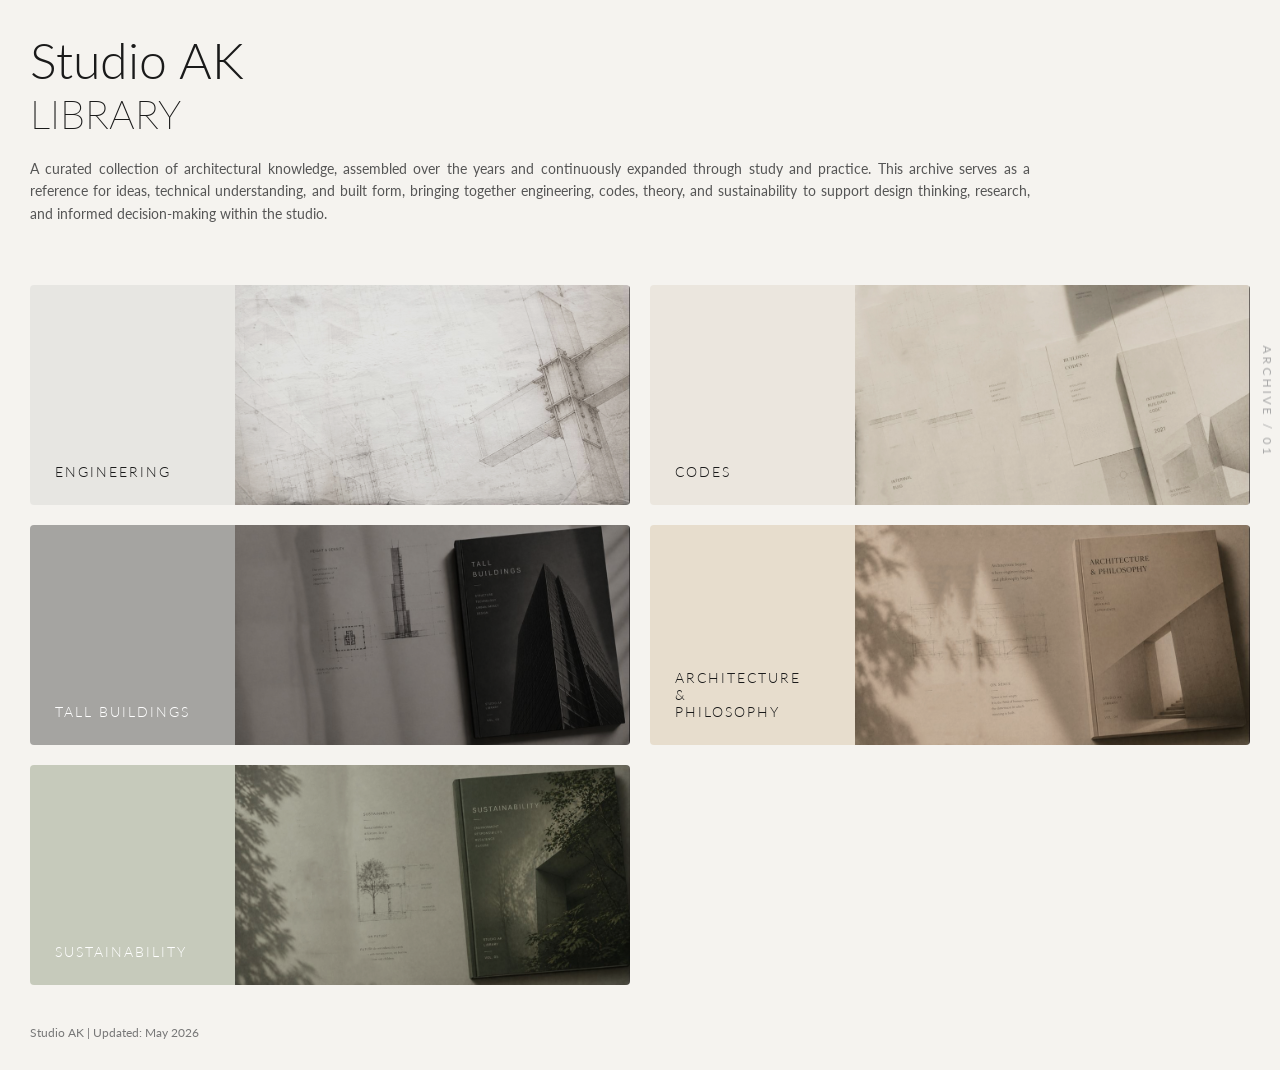
<file: index.html>
<!DOCTYPE html>
<html lang="en">
<head>
<meta charset="UTF-8">
<meta name="viewport" content="width=device-width, initial-scale=1.0">
<title>Studio AK Library</title>

<!-- CSS -->
<link rel="stylesheet" href="styles.css">

<!-- Google Fonts -->
<link href="https://fonts.googleapis.com/css2?family=Playfair+Display:wght@400;600&family=Inter:wght@300;400&display=swap" rel="stylesheet">
<link href="https://fonts.googleapis.com/css2?family=Lato:ital,wght@0,100;0,300;0,400;0,700;0,900;1,100;1,300;1,400;1,700;1,900&display=swap" rel="stylesheet">

</head>



<body>

<div class="container">

    <!-- HERO -->
    <div class="hero">
        <a href="Index.html" class="hero-brand-link">
        <h1>Studio AK</h1> 
        <h2>LIBRARY</h2>  
        </a>
        <p>
            A curated collection of architectural knowledge, assembled over the years and continuously expanded through study and practice. This archive serves as a reference for ideas, technical understanding, and built form, bringing together engineering, codes, theory, and sustainability to support design thinking, research, and informed decision-making within the studio.
        </p>
    </div>

    <!-- GRID -->
    <div class="grid">

        <a href="engineering.html" class="tile engineering">
            <span>ENGINEERING</span>
        </a>

        <a href="codes.html" class="tile codes">
            <span>CODES</span>
        </a>

        <a href="tall.html" class="tile tall">
            <span>TALL BUILDINGS</span>
        </a>

        <a href="philosophy.html" class="tile philosophy">
            <span>ARCHITECTURE <br> & <br>PHILOSOPHY</span>
        </a>

        <a href="sustain.html" class="tile sustainability">
            <span>SUSTAINABILITY</span>
        </a>
        

    </div>

    <!-- FOOTER -->
    <div class="footer">
        <div>Studio AK | Updated: May 2026</div>
        
    </div>

</div>

<div class="side-text">ARCHIVE / 01</div>

</body>
</html>
</file>
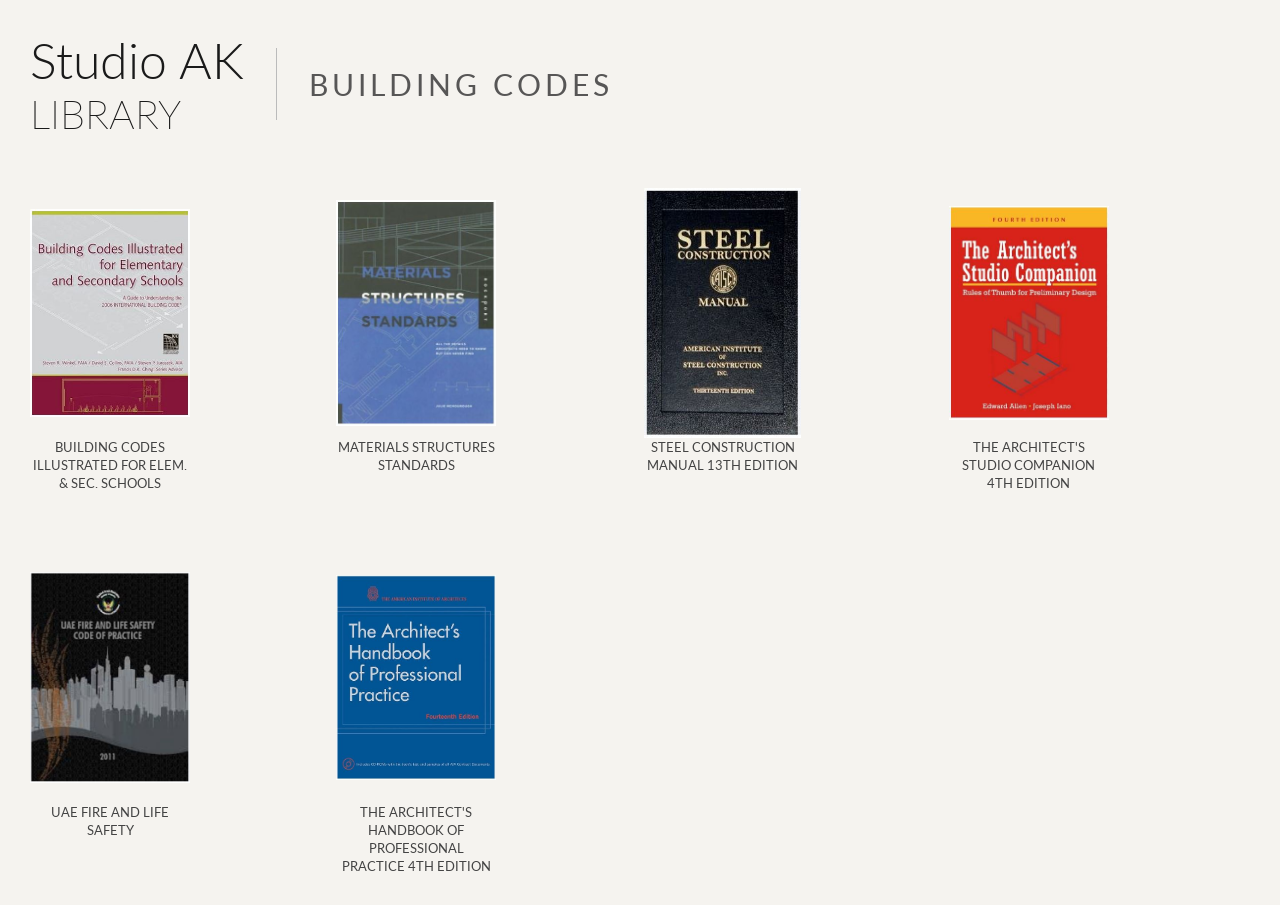
<file: codes.html>
<!DOCTYPE html>
<html lang="en">
<head>
<meta charset="UTF-8">
<meta name="viewport" content="width=device-width, initial-scale=1.0">
<title>Building Codes — Studio AK Library</title>

<link rel="stylesheet" href="styles.css">

<!-- Fonts --><link href="https://fonts.googleapis.com/css2?family=Playfair+Display:wght@400;600&family=Inter:wght@300;400&display=swap" rel="stylesheet">
<link href="https://fonts.googleapis.com/css2?family=Lato:ital,wght@0,100;0,300;0,400;0,700;0,900;1,100;1,300;1,400;1,700;1,900&display=swap" rel="stylesheet"><link href="https://fonts.googleapis.com/css2?family=Playfair+Display:wght@400;600&family=Inter:wght@300;400&family=Lato:wght@300;400;700&display=swap" rel="stylesheet">

</head>

<body>

<div class="container">

  <!-- HERO -->
   <div class="hero hero-subpage">
    <a href="Index.html" class="hero-brand-link">
        <h1>Studio AK</h1>
        <h2>LIBRARY</h2>
    </a>
    <div class="hero-divider"></div>
    <h3 class="hero-category">BUILDING CODES</h3>
</div>

    <!-- BOOK GRID -->
    <div class="book-grid">

        <div class="book">
            <img src="images/books/c_b1.JPG" alt="Book 1">
            <p>BUILDING CODES ILLUSTRATED FOR ELEM. & SEC. SCHOOLS</p>
        </div>

        <div class="book">
            <img src="images/books/c_b2.JPG" alt="Book 2">
            <p>MATERIALS STRUCTURES STANDARDS</p>
        </div>

        <div class="book">
            <img src="images/books/c_b3.JPG" alt="Book 3">
            <p>STEEL CONSTRUCTION MANUAL 13TH EDITION</p>
        </div>

        <div class="book">
            <img src="images/books/c_b4.JPG" alt="Book 4">
            <p>THE ARCHITECT'S STUDIO COMPANION 4TH EDITION</p>
        </div>

        <div class="book">
            <img src="images/books/c_b5.JPG" alt="Book 5">
            <p>UAE FIRE AND LIFE SAFETY</p>
        </div>
         <div class="book">
            <img src="images/books/c_b6.JPG" alt="Book 4">
            <p>THE ARCHITECT'S HANDBOOK OF PROFESSIONAL PRACTICE 4TH EDITION</p>
        </div>

    </div>

</div>

</body>
</html>
</file>
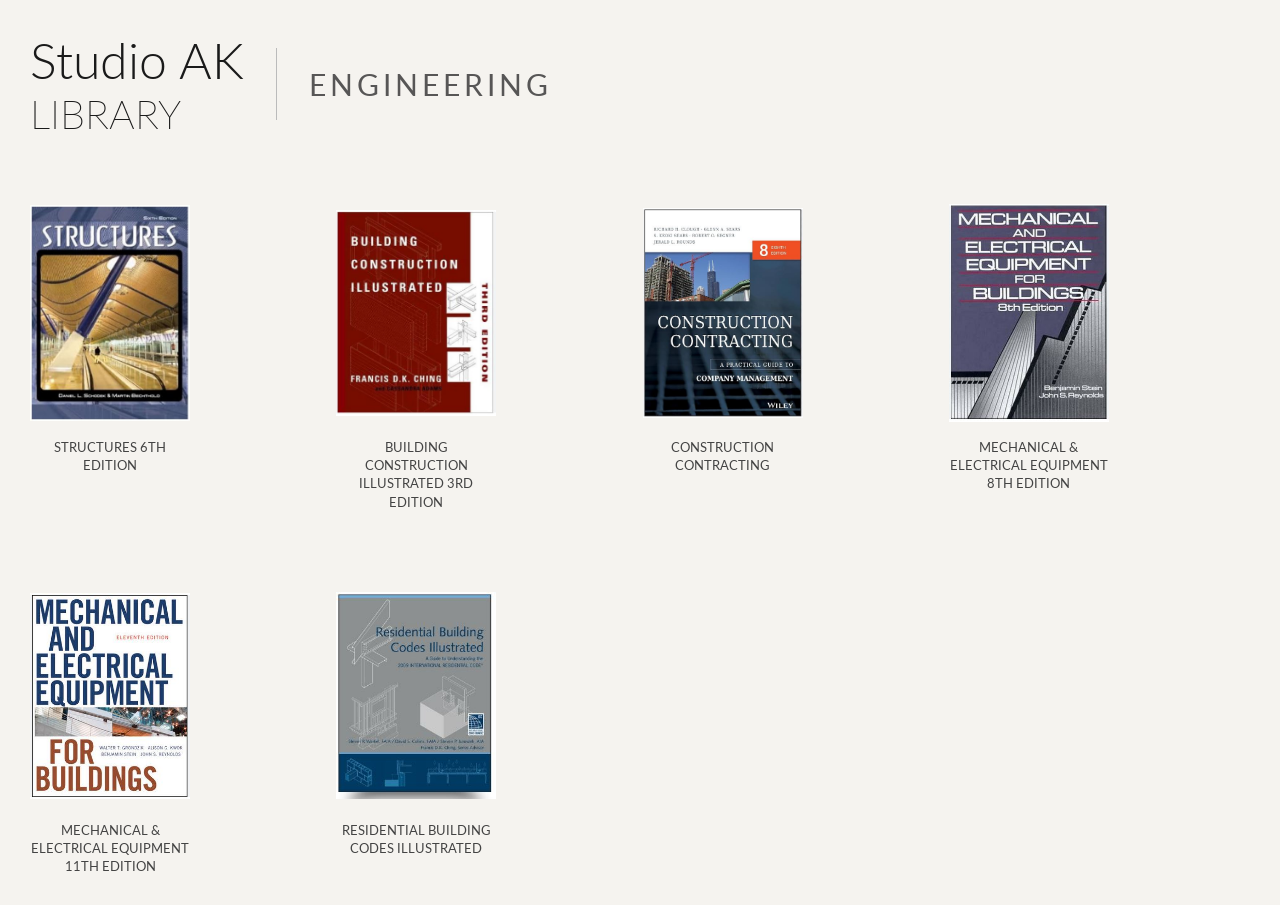
<file: engineering.html>
<!DOCTYPE html>
<html lang="en">
<head>
<meta charset="UTF-8">
<meta name="viewport" content="width=device-width, initial-scale=1.0">
<title>Engineering — Studio AK Library</title>

<link rel="stylesheet" href="styles.css">

<!-- Fonts --><link href="https://fonts.googleapis.com/css2?family=Playfair+Display:wght@400;600&family=Inter:wght@300;400&display=swap" rel="stylesheet">
<link href="https://fonts.googleapis.com/css2?family=Lato:ital,wght@0,100;0,300;0,400;0,700;0,900;1,100;1,300;1,400;1,700;1,900&display=swap" rel="stylesheet"><link href="https://fonts.googleapis.com/css2?family=Playfair+Display:wght@400;600&family=Inter:wght@300;400&family=Lato:wght@300;400;700&display=swap" rel="stylesheet">

</head>

<body>

<div class="container">

  <!-- HERO -->
   <div class="hero hero-subpage">
    <a href="Index.html" class="hero-brand-link">
        <h1>Studio AK</h1>
        <h2>LIBRARY</h2>
    </a>
    <div class="hero-divider"></div>
    <h3 class="hero-category">ENGINEERING</h3>
</div>

    <!-- BOOK GRID -->
    <div class="book-grid">

        <div class="book">
            <img src="images/books/e_b1.JPG" alt="Book 1">
            <p>STRUCTURES 6TH EDITION</p>
        </div>

        <div class="book">
            <img src="images/books/e_b2.JPG" alt="Book 2">
            <p>BUILDING CONSTRUCTION ILLUSTRATED 3RD EDITION</p>
        </div>

        <div class="book">
            <img src="images/books/e_b3.JPG" alt="Book 3">
            <p>CONSTRUCTION CONTRACTING</p>
        </div>

        <div class="book">
            <img src="images/books/e_b4.JPG" alt="Book 4">
            <p>MECHANICAL & ELECTRICAL EQUIPMENT 8TH EDITION</p>
        </div>

        <div class="book">
            <img src="images/books/e_b5.JPG" alt="Book 5">
            <p>MECHANICAL & ELECTRICAL EQUIPMENT 11TH EDITION</p>
        </div>

        <div class="book">
            <img src="images/books/e_b6.JPG" alt="Book 6">
            <p>RESIDENTIAL BUILDING CODES ILLUSTRATED</p>
        </div>
       
    </div>

</div>

</body>
</html>
</file>
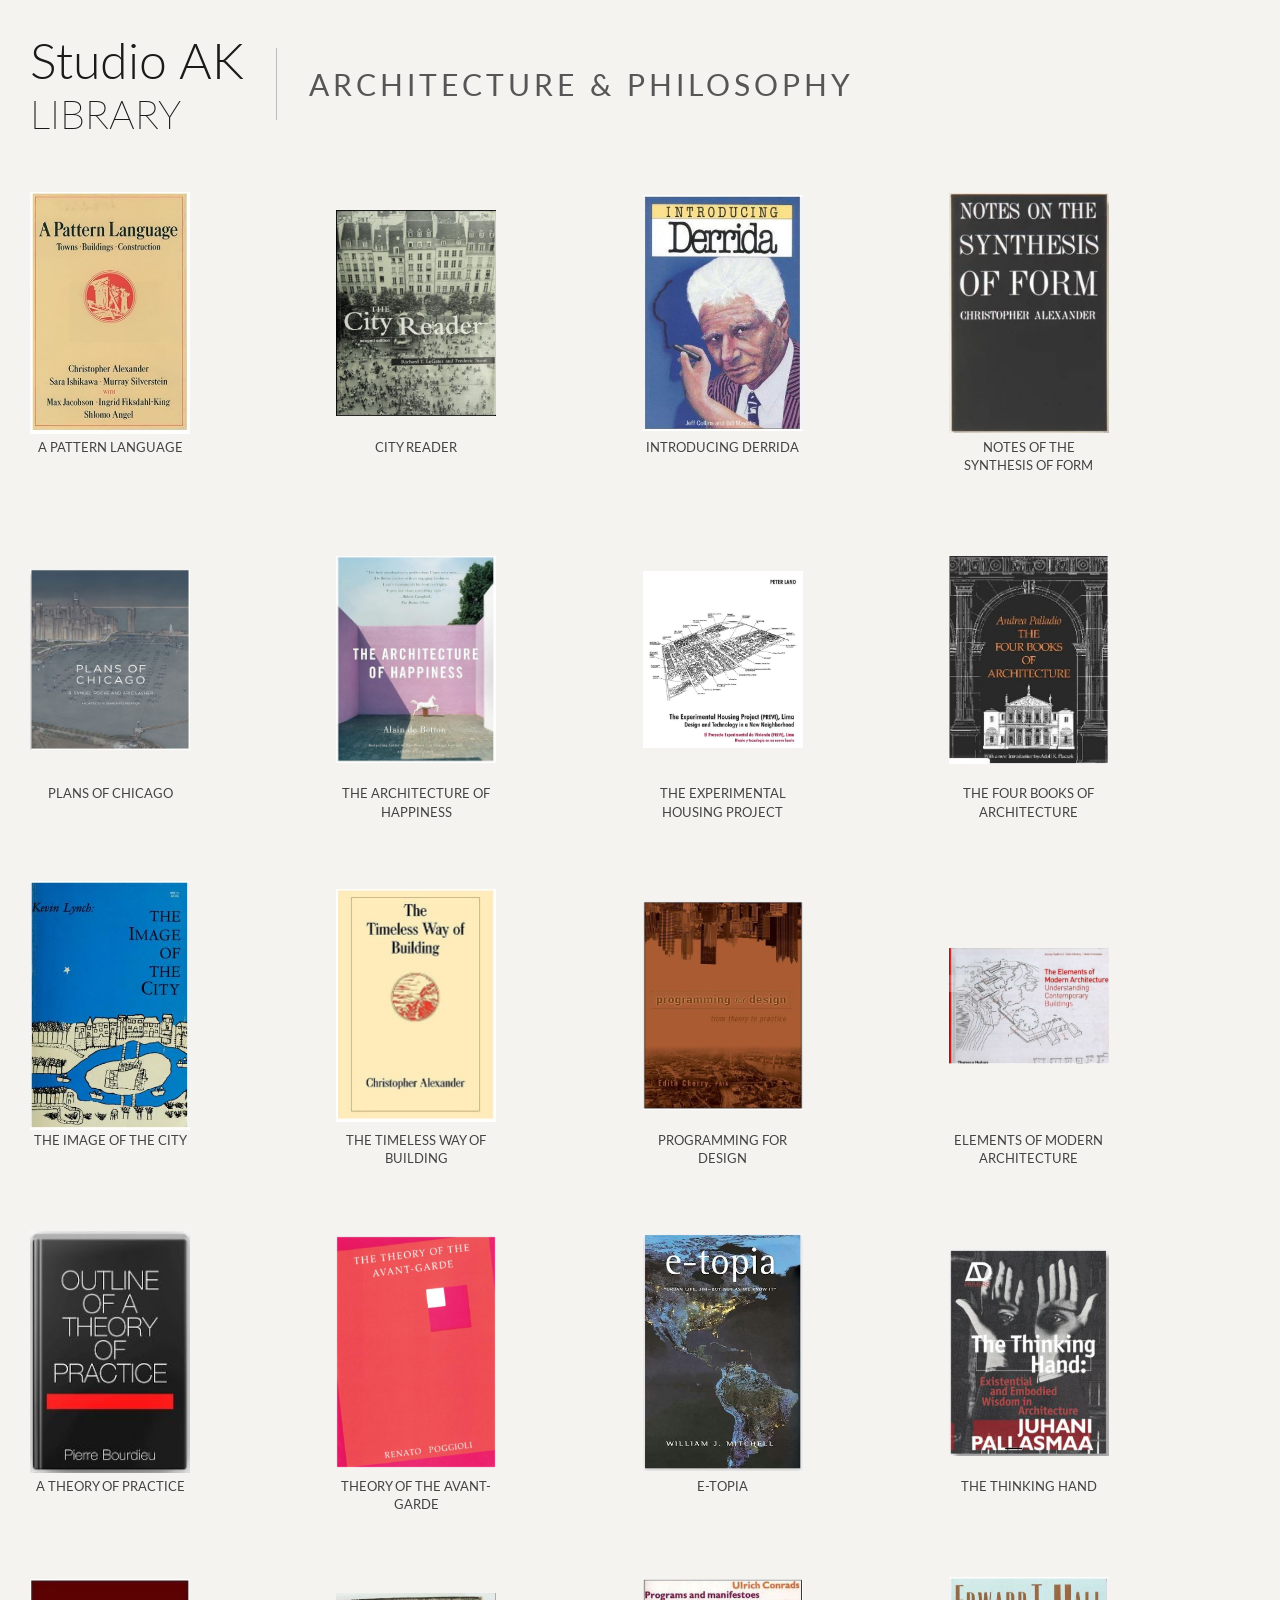
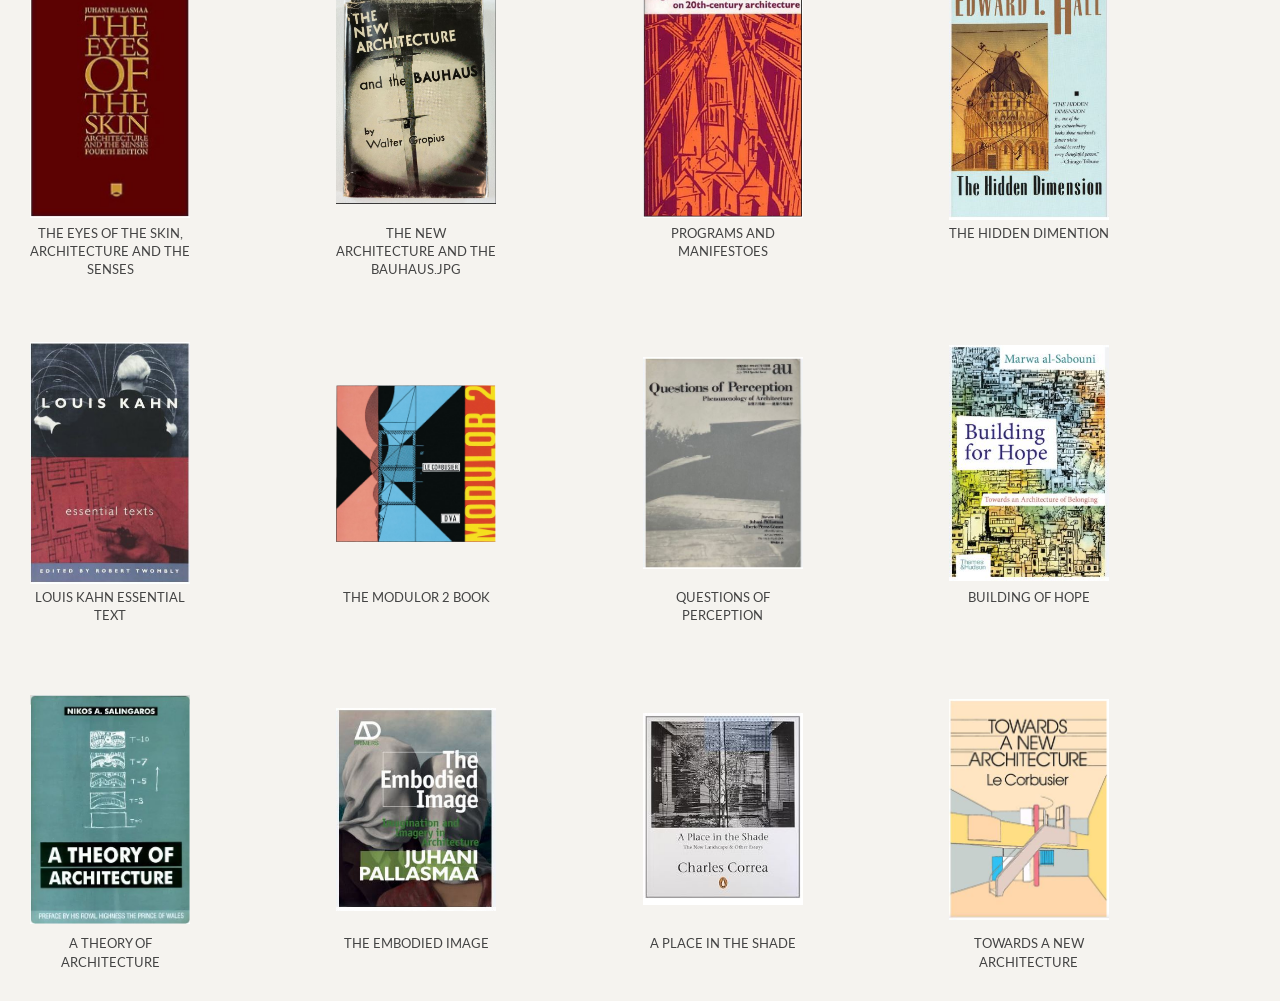
<file: philosophy.html>
<!DOCTYPE html>
<html lang="en">
<head>
<meta charset="UTF-8">
<meta name="viewport" content="width=device-width, initial-scale=1.0">
<title>Architecture & Philosophy — Studio AK Library</title>

<link rel="stylesheet" href="styles.css">

<!-- Fonts --><link href="https://fonts.googleapis.com/css2?family=Playfair+Display:wght@400;600&family=Inter:wght@300;400&display=swap" rel="stylesheet">
<link href="https://fonts.googleapis.com/css2?family=Lato:ital,wght@0,100;0,300;0,400;0,700;0,900;1,100;1,300;1,400;1,700;1,900&display=swap" rel="stylesheet"><link href="https://fonts.googleapis.com/css2?family=Playfair+Display:wght@400;600&family=Inter:wght@300;400&family=Lato:wght@300;400;700&display=swap" rel="stylesheet">

</head>

<body>

<div class="container">

  <!-- HERO -->
   <div class="hero hero-subpage">
    <a href="Index.html" class="hero-brand-link">
        <h1>Studio AK</h1>
        <h2>LIBRARY</h2>
    </a>
    <div class="hero-divider"></div>
    <h3 class="hero-category">ARCHITECTURE & PHILOSOPHY</h3>
</div>

    <!-- BOOK GRID -->
    <div class="book-grid">

        <div class="book">
            <img src="images/books/a_b1.JPG" alt="Book 1">
            <p>A PATTERN LANGUAGE</p>
        </div>

        <div class="book">
            <img src="images/books/a_b2.JPG" alt="Book 2">
            <p>CITY READER</p>
        </div>

        <div class="book">
            <img src="images/books/a_b3.JPG" alt="Book 3">
            <p>INTRODUCING DERRIDA</p>
        </div>

        <div class="book">
            <img src="images/books/a_b4.JPG" alt="Book 4">
            <p>NOTES OF THE SYNTHESIS OF FORM</p>
        </div>

        <div class="book">
            <img src="images/books/a_b5.JPG" alt="Book 5">
            <p>PLANS OF CHICAGO</p>
        </div>
        <div class="book">
            <img src="images/books/a_b6.JPG" alt="Book 5">
            <p>THE ARCHITECTURE OF HAPPINESS</p>
        </div>
        <div class="book">
            <img src="images/books/a_b7.JPG" alt="Book 5">
            <p>THE EXPERIMENTAL HOUSING PROJECT</p>
        </div>
        <div class="book">
            <img src="images/books/a_b8.JPG" alt="Book 5">
            <p>THE FOUR BOOKS OF ARCHITECTURE</p>
        </div>
        <div class="book">
            <img src="images/books/a_b9.JPG" alt="Book 5">
            <p>THE IMAGE OF THE CITY</p>
        </div>
        <div class="book">
            <img src="images/books/a_b10.JPG" alt="Book 5">
            <p>THE TIMELESS WAY OF BUILDING</p>
        </div>
        <div class="book">
            <img src="images/books/a_b11.JPG" alt="Book 5">
            <p>PROGRAMMING FOR DESIGN</p>
        </div>
        <div class="book">
            <img src="images/books/a_b12.JPG" alt="Book 5">
            <p>ELEMENTS OF MODERN ARCHITECTURE</p>
        </div>
        <div class="book">
            <img src="images/books/a_b13.JPG" alt="Book 5">
            <p>A THEORY OF PRACTICE</p>
        </div>
        <div class="book">
            <img src="images/books/a_b14.JPG" alt="Book 5">
            <p>THEORY OF THE AVANT-GARDE</p>
        </div>
        <div class="book">
            <img src="images/books/a_b15.JPG" alt="Book 5">
            <p>E-TOPIA</p>
        </div>
        <div class="book">
            <img src="images/books/a_b16.JPG" alt="Book 5">
            <p>THE THINKING HAND</p>
        </div>
        <div class="book">
            <img src="images/books/a_b17.JPG" alt="Book 5">
            <p>THE EYES OF THE SKIN, ARCHITECTURE AND THE SENSES</p>
        </div>
        <div class="book">
            <img src="images/books/a_b18.JPG" alt="Book 5">
            <p>THE NEW ARCHITECTURE AND THE BAUHAUS.JPG</p>
        </div>
        <div class="book">
            <img src="images/books/a_b19.JPG" alt="Book 5">
            <p>PROGRAMS AND MANIFESTOES</p>
        </div>
        <div class="book">
            <img src="images/books/a_b20.JPG" alt="Book 5">
            <p>THE HIDDEN DIMENTION</p>
        </div>
        <div class="book">
            <img src="images/books/a_b21.JPG" alt="Book 5">
            <p>LOUIS KAHN ESSENTIAL TEXT</p>
        </div>
        <div class="book">
            <img src="images/books/a_b22.JPG" alt="Book 5">
            <p>THE MODULOR 2 BOOK</p>
        </div>
        <div class="book">
            <img src="images/books/a_b23.JPG" alt="Book 5">
            <p>QUESTIONS OF PERCEPTION</p>
        </div>
        <div class="book">
            <img src="images/books/a_b24.JPG" alt="Book 5">
            <p>BUILDING OF HOPE</p>
        </div>
        <div class="book">
            <img src="images/books/a_b25.JPG" alt="Book 5">
            <p>A THEORY OF ARCHITECTURE</p>
        </div>
        <div class="book">
            <img src="images/books/a_b26.JPG" alt="Book 5">
            <p>THE EMBODIED IMAGE</p>
        </div>
        <div class="book">
            <img src="images/books/a_b27.JPG" alt="Book 5">
            <p>A PLACE IN THE SHADE</p>
        </div>
        <div class="book">
            <img src="images/books/a_b28.JPG" alt="Book 5">
            <p>TOWARDS A NEW ARCHITECTURE</p>
        </div>

    </div>

</div>

</body>
</html>
</file>
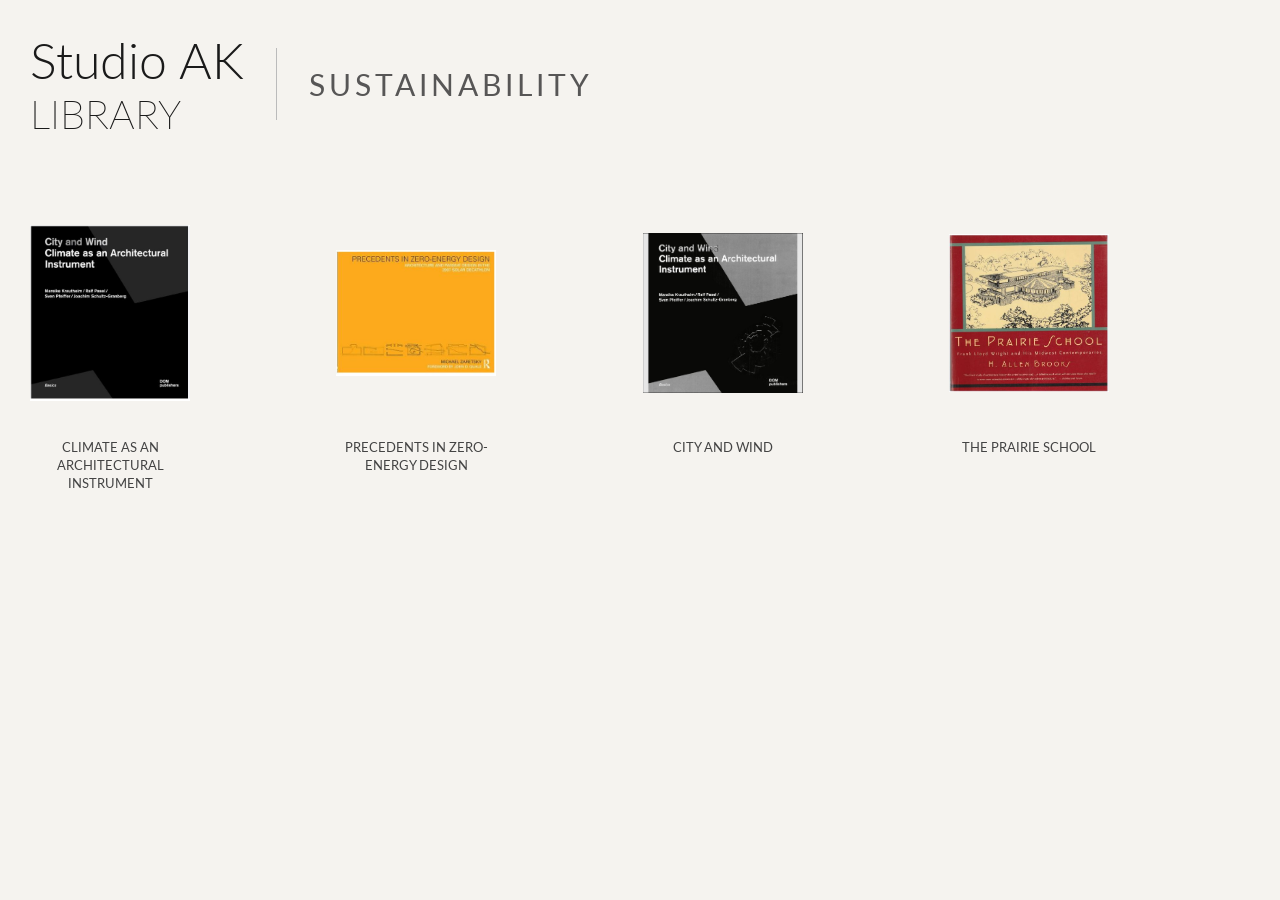
<file: sustain.html>
<!DOCTYPE html>
<html lang="en">
<head>
<meta charset="UTF-8">
<meta name="viewport" content="width=device-width, initial-scale=1.0">
<title>Sustainability — Studio AK Library</title>

<link rel="stylesheet" href="styles.css">

<!-- Fonts --><link href="https://fonts.googleapis.com/css2?family=Playfair+Display:wght@400;600&family=Inter:wght@300;400&display=swap" rel="stylesheet">
<link href="https://fonts.googleapis.com/css2?family=Lato:ital,wght@0,100;0,300;0,400;0,700;0,900;1,100;1,300;1,400;1,700;1,900&display=swap" rel="stylesheet"><link href="https://fonts.googleapis.com/css2?family=Playfair+Display:wght@400;600&family=Inter:wght@300;400&family=Lato:wght@300;400;700&display=swap" rel="stylesheet">

</head>

<body>

<div class="container">

  <!-- HERO -->
   <div class="hero hero-subpage">
    <a href="Index.html" class="hero-brand-link">
        <h1>Studio AK</h1>
        <h2>LIBRARY</h2>
    </a>
    <div class="hero-divider"></div>
    <h3 class="hero-category">SUSTAINABILITY</h3>
</div>

    <!-- BOOK GRID -->
    <div class="book-grid">

        <div class="book">
            <img src="images/books/s_b1.JPG" alt="Book 1">
            <p>CLIMATE AS AN ARCHITECTURAL INSTRUMENT</p>
        </div>

        <div class="book">
            <img src="images/books/s_b2.JPG" alt="Book 2">
            <p>PRECEDENTS IN ZERO-ENERGY DESIGN</p>
        </div>

        <div class="book">
            <img src="images/books/s_b3.JPG" alt="Book 3">
            <p>CITY AND WIND</p>
        </div>

        <div class="book">
            <img src="images/books/s_b4.JPG" alt="Book 4">
            <p>THE PRAIRIE SCHOOL</p>
        </div>


    </div>

</div>

</body>
</html>
</file>
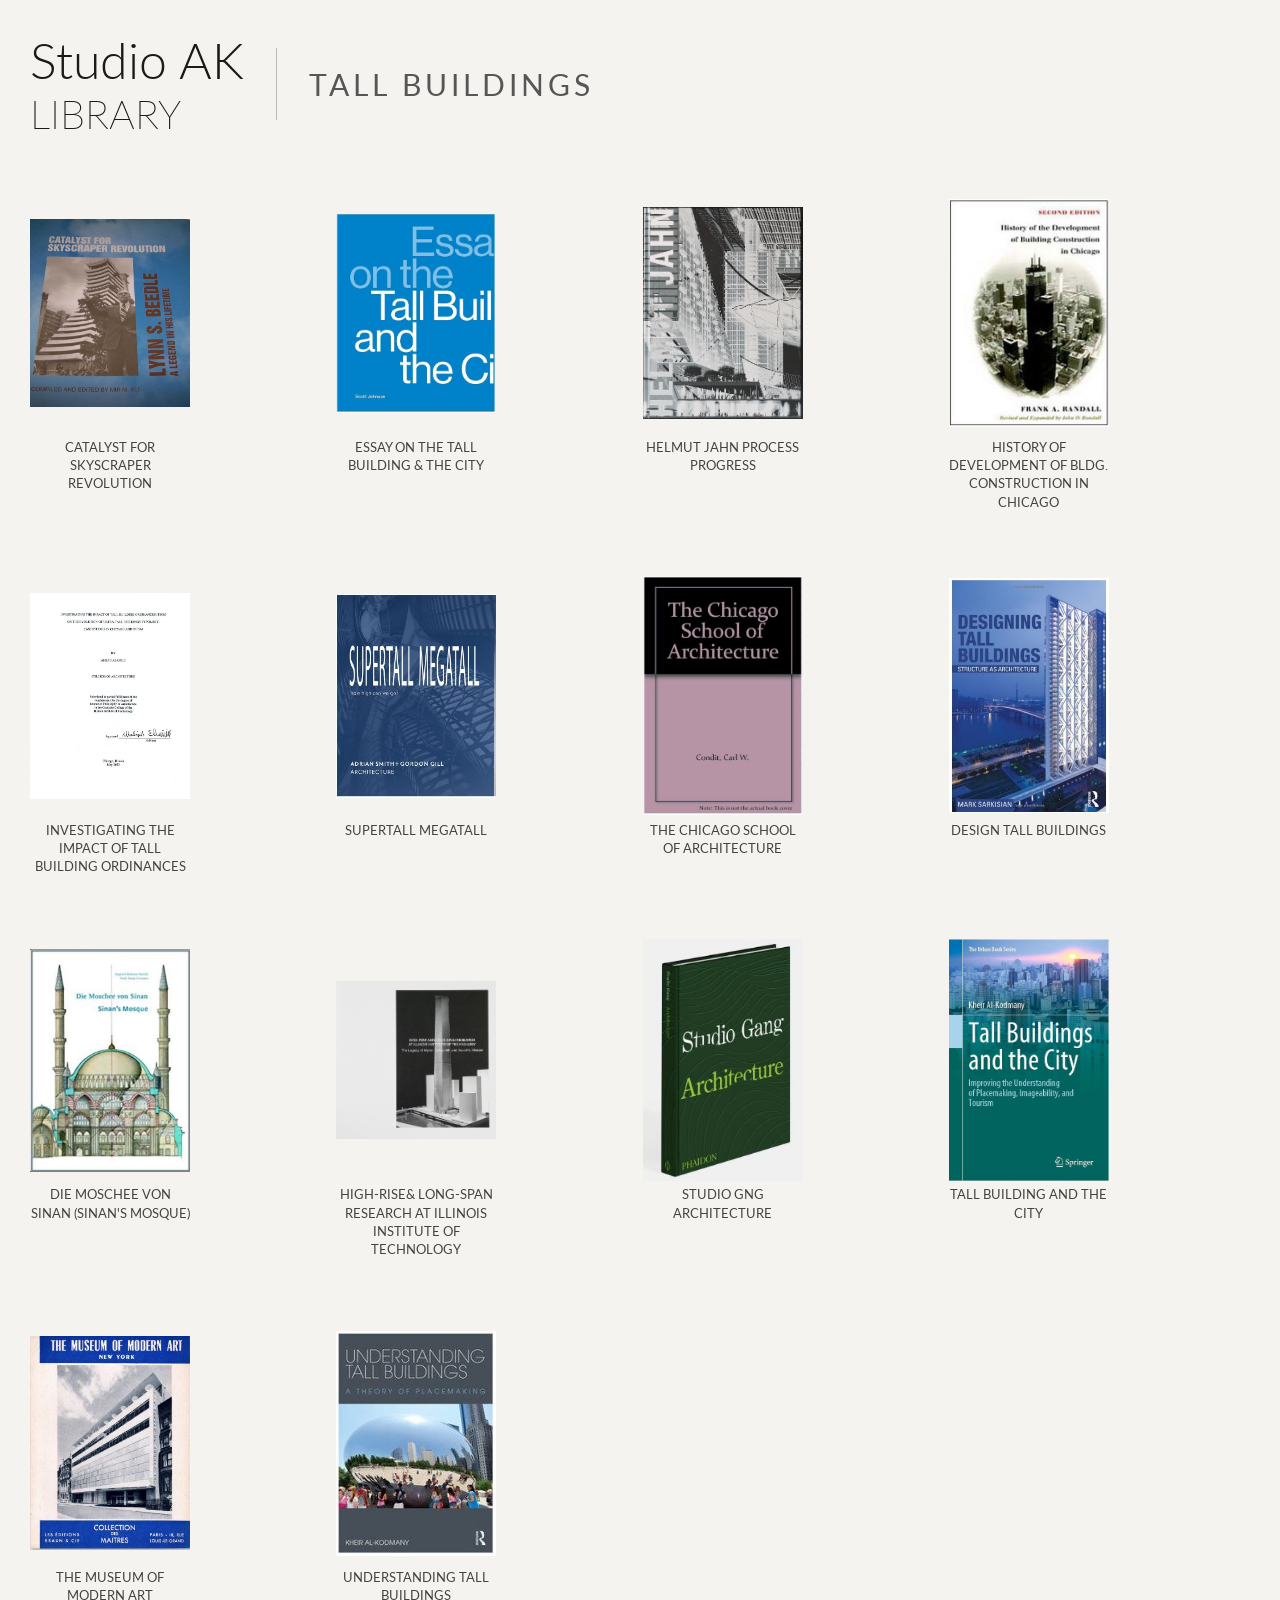
<file: tall.html>
<!DOCTYPE html>
<html lang="en">
<head>
<meta charset="UTF-8">
<meta name="viewport" content="width=device-width, initial-scale=1.0">
<title>Tall Buildings — Studio AK Library</title>

<link rel="stylesheet" href="styles.css">

<!-- Fonts --><link href="https://fonts.googleapis.com/css2?family=Playfair+Display:wght@400;600&family=Inter:wght@300;400&display=swap" rel="stylesheet">
<link href="https://fonts.googleapis.com/css2?family=Lato:ital,wght@0,100;0,300;0,400;0,700;0,900;1,100;1,300;1,400;1,700;1,900&display=swap" rel="stylesheet"><link href="https://fonts.googleapis.com/css2?family=Playfair+Display:wght@400;600&family=Inter:wght@300;400&family=Lato:wght@300;400;700&display=swap" rel="stylesheet">

</head>

<body>

<div class="container">

  <!-- HERO -->
   <div class="hero hero-subpage">
    <a href="Index.html" class="hero-brand-link">
        <h1>Studio AK</h1>
        <h2>LIBRARY</h2>
    </a>
    <div class="hero-divider"></div>
    <h3 class="hero-category">TALL BUILDINGS</h3>
</div>

    <!-- BOOK GRID -->
    <div class="book-grid">

        <div class="book">
            <img src="images/books/t_b1.JPG" alt="Book 1">
            <p>CATALYST FOR SKYSCRAPER REVOLUTION</p>
        </div>

        <div class="book">
            <img src="images/books/t_b2.JPG" alt="Book 2">
            <p>ESSAY ON THE TALL BUILDING & THE CITY</p>
        </div>

        <div class="book">
            <img src="images/books/t_b3.JPG" alt="Book 3">
            <p>HELMUT JAHN PROCESS PROGRESS</p>
        </div>

        <div class="book">
            <img src="images/books/t_b4.JPG" alt="Book 4">
            <p>HISTORY OF DEVELOPMENT OF BLDG. CONSTRUCTION IN CHICAGO</p>
        </div>

        <div class="book">
            <img src="images/books/t_b5.JPG" alt="Book 5">
            <p>INVESTIGATING THE IMPACT OF TALL BUILDING ORDINANCES</p>
        </div>
        <div class="book">
            <img src="images/books/t_b6.JPG" alt="Book 5">
            <p>SUPERTALL MEGATALL</p>
        </div>
        <div class="book">
            <img src="images/books/t_b7.JPG" alt="Book 5">
            <p>THE CHICAGO SCHOOL OF ARCHITECTURE</p>
        </div>
        <div class="book">
            <img src="images/books/t_b8.JPG" alt="Book 5">
            <p>DESIGN TALL BUILDINGS</p>
        </div>
        <div class="book">
            <img src="images/books/t_b9.JPG" alt="Book 5">
            <p>DIE MOSCHEE VON SINAN (SINAN'S MOSQUE)</p>
        </div>
        <div class="book">
            <img src="images/books/t_b10.JPG" alt="Book 5">
            <p>HIGH-RISE& LONG-SPAN RESEARCH AT ILLINOIS INSTITUTE OF TECHNOLOGY</p>
        </div>
        <div class="book">
            <img src="images/books/t_b11.JPG" alt="Book 5">
            <p>STUDIO GNG ARCHITECTURE</p>
        </div>
        <div class="book">
            <img src="images/books/t_b12.JPG" alt="Book 5">
            <p>TALL BUILDING AND THE CITY</p>
        </div>
        <div class="book">
            <img src="images/books/t_b13.JPG" alt="Book 5">
            <p>THE MUSEUM OF MODERN ART</p>
        </div>
        <div class="book">
            <img src="images/books/t_b14.JPG" alt="Book 5">
            <p>UNDERSTANDING TALL BUILDINGS</p>
        </div>
     

    </div>

</div>

</body>
</html>
</file>
<file: styles.css>
/* RESET */
* {
    margin: 0;
    padding: 0;
    box-sizing: border-box;
}

/* BODY */
body {
    font-family: "Lato", sans-serif;
    background: #f5f3ef;
    color: #1a1a1a;
    padding: 30px;
}

/* CONTAINER */
.container {
    max-width: 1400px;
    width: 100%;
    margin: auto;
}

/* HERO */
.hero h1 {
  font-family: "Lato", sans-serif;
  font-weight: 300;
  font-style: normal;
  font-size: 50px;
}

.hero h2 {
  font-family: "Lato", sans-serif;
  font-weight: 200;
  font-style: normal;
  font-size: 40px;
}

.hero p {
    margin-top: 20px;
    max-width: 1000px;
    font-size: 14px;
    line-height: 1.6;
    color: #555;
    text-align: justify;
    text-justify: inter-word;   
    hyphens: auto;
}

/* HERO - subpage */
.hero-subpage {
    display: flex;
    align-items: center;
    gap: 32px;
}

.hero-brand {
    display: flex;
    flex-direction: column;
}

.hero-brand-link {
    text-decoration: none;
    color: inherit;
    display: inline-block;
}

.hero-brand-link:hover h1,
.hero-brand-link:hover h2 {
    opacity: 0.6;
    transition: opacity 0.2s ease;
}

.hero-divider {
    width: 1px;
    height: 72px;
    background-color: #bbb;
     flex-shrink: 0;
}

.hero-category {
    font-family: "Lato", sans-serif;
    font-weight: 400;
    font-size: 30px;
    letter-spacing: 4px;
    margin: 0;
    color: #575656;
    
}

/* GRID */
.grid {
    font-family: "Lato", sans-serif;
    font-weight: 300;
    font-style: bold;
    margin-top: 60px;
    display: grid;
    grid-template-columns: repeat(2, 1fr);
    grid-auto-rows: 220px;
    gap: 20px;
    
}

/* BOOK GRID */
.book-grid {
    margin-top: 50px;
    display: grid;
    grid-template-columns: repeat(4, 1fr);
    gap: 60px 5px;
}

/* BOOK ITEM */
.book {
    display: flex;
    flex-direction: column;
}

/* IMAGE */
.book img {
    width: 100%;
    aspect-ratio: 2 / 3;  
    width: 160px;
    height:250px;
    object-fit:scale-down;
    border-radius: 1px;
    transition: transform 0.3s ease;
}

/* TITLE */
.book p {
    margin-top: 0px;
    width: 160px;
    text-align: center;
    font-size: 13px;
    line-height: 1.4;
    color: #444;
}

/* HOVER */
.book:hover img {
    transform: scale(1.03);
}

/* TILE */
.tile {
    position: relative;
    padding: 25px;
    display: flex;
    align-items: flex-end;
    text-decoration: none;
    color: inherit;
    overflow: hidden;
    border-radius: 4px;
    transition: transform 0.3s ease;
    
}

.tile span {
    font-size: 14px;
    letter-spacing: 2px;
    z-index: 1; /* keeps text above overlay */
}

/* SUBTLE OVERLAY LAYER */
.tile::after {
    content: "";
    position: absolute;
    inset: 0;
    background: rgba(0, 0, 0, 0.05);
    opacity: 0;
    transition: opacity 0.3s ease;
}

/* HOVER */
.tile:hover {
    transform: translateY(-3px);
}

.tile:hover::after {
    opacity: 1;
}

/* CATEGORY COLORS */
.engineering { background: #bfc2c0; }
.codes { background: #e8e3d9; }
.tall { background: #2c2c2c; color: #ffffff; }
.philosophy { background: #d9c7aa; }

.sustainability {
    background: #7c8a6a;
    color: #ffffff;
    grid-column: span 2;
}

/* CATEGORY IMAGES */
.engineering {
    background-image: url('images/engineering.jpg');
    background-color: hwb(150 48% 51% / 0.11);
    background-blend-mode: multiply;
    background-size:contain;
    background-position: right;
    background-repeat: no-repeat;
    background-repeat: no-repeat;
}

.codes {
    background-image: url('images/codes.jpg');
    background-color: #e8e3d9c2;
    background-blend-mode: multiply;
    background-size:contain;
    background-position: right;
    background-repeat: no-repeat;
    background-repeat: no-repeat;
}

.tall {
    background-image: url('images/tall.jpg');
    background-color: #2c2c2c65;
    background-blend-mode: multiply;
    color: white;
    background-size:contain;
    background-position: right;
    background-repeat: no-repeat;
    background-repeat: no-repeat;
}

.philosophy {
    background-image: url('images/philosophy.jpg');
    background-color: #d9c7aa7e;
    background-blend-mode: multiply;
    background-size:contain;
    background-position: right;
    background-repeat: no-repeat;
    background-repeat: no-repeat;
}

.sustainability {
    background-image: url('images/sustainability.jpg');
    background-color: #7c8a6a62;
    background-blend-mode: multiply;
    color: white;
    grid-column: span 1;
    background-size:contain;
    background-position: right;
    background-repeat: no-repeat;
    background-repeat: no-repeat;
}

/* FOOTER */
.footer {
    margin-top: 40px;
    display: flex;
    justify-content: space-between;
    font-size: 12px;
    color: #777;
}

/* SIDE TEXT */
.side-text {
    position: fixed;
    right: 20px;
    top: 50%;
    transform: rotate(90deg) translateY(-50%);
    transform-origin: right;
    font-size: 12px;
    letter-spacing: 3px;
    color: #aaa;
}

/* RESPONSIVE */
@media (max-width: 900px) {
    body {
        padding: 30px;
    }

    .hero h1 {
        font-size: 48px;
    }

    .grid {
        grid-template-columns: 1fr;
    }

    .sustainability {
        grid-column: span 1;
    }

    .side-text {
        display: none;
    }
}
</file>
